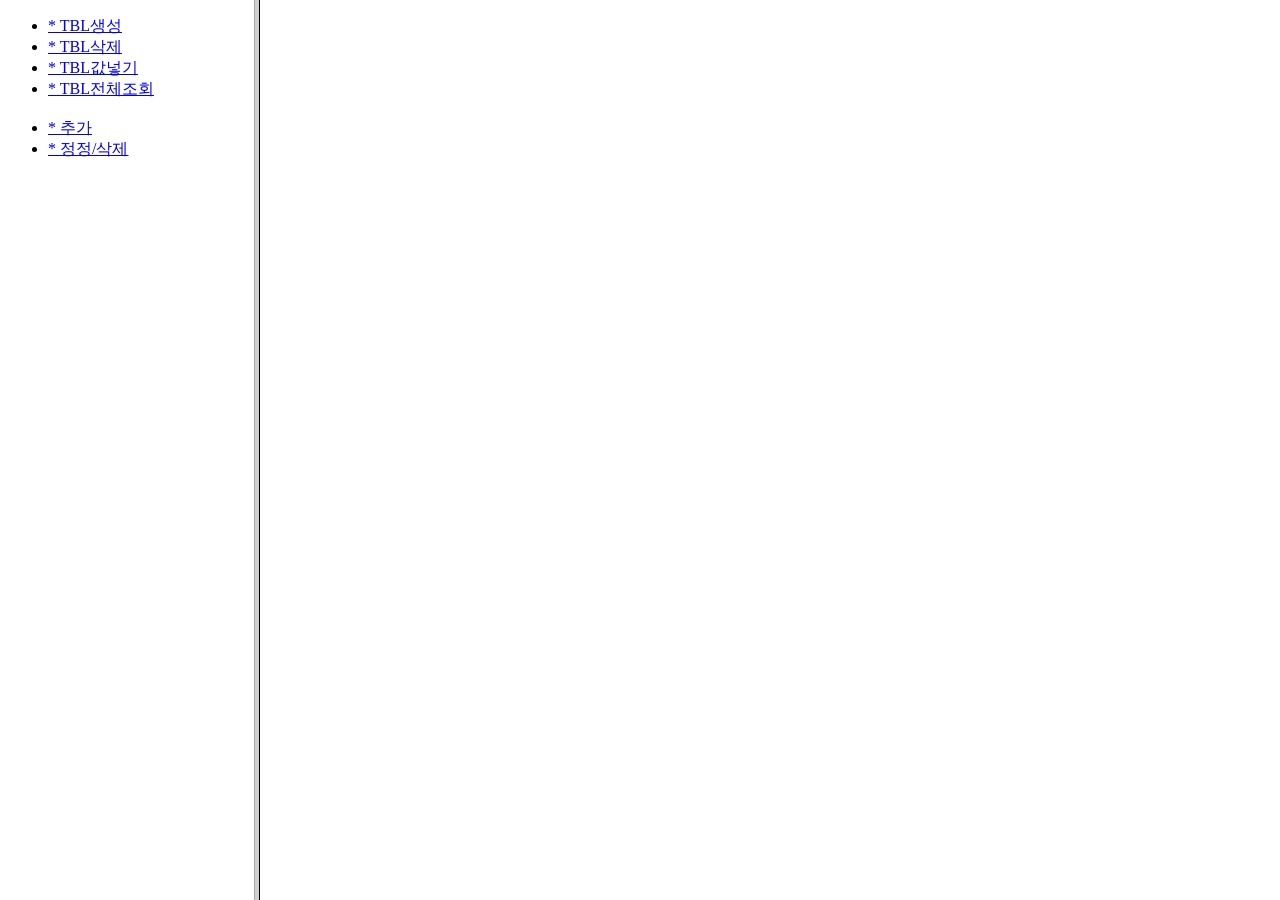
<file: DB01/index.html>
<!--여기서 부터 시작, index.html은 http://xxx:port/DB01/ 만으로 조회하려고 임. frame 나눔.-->
<!DOCTYPE html>
<html>
<head>
<meta charset="UTF-8">
<title>DB01</title>
</head>
<frameset cols="20%,80%">
    <frame src="menu.html" name="menu">
    <frame src="intro.jsp" name="main">
</frameset>
</html>
</file>
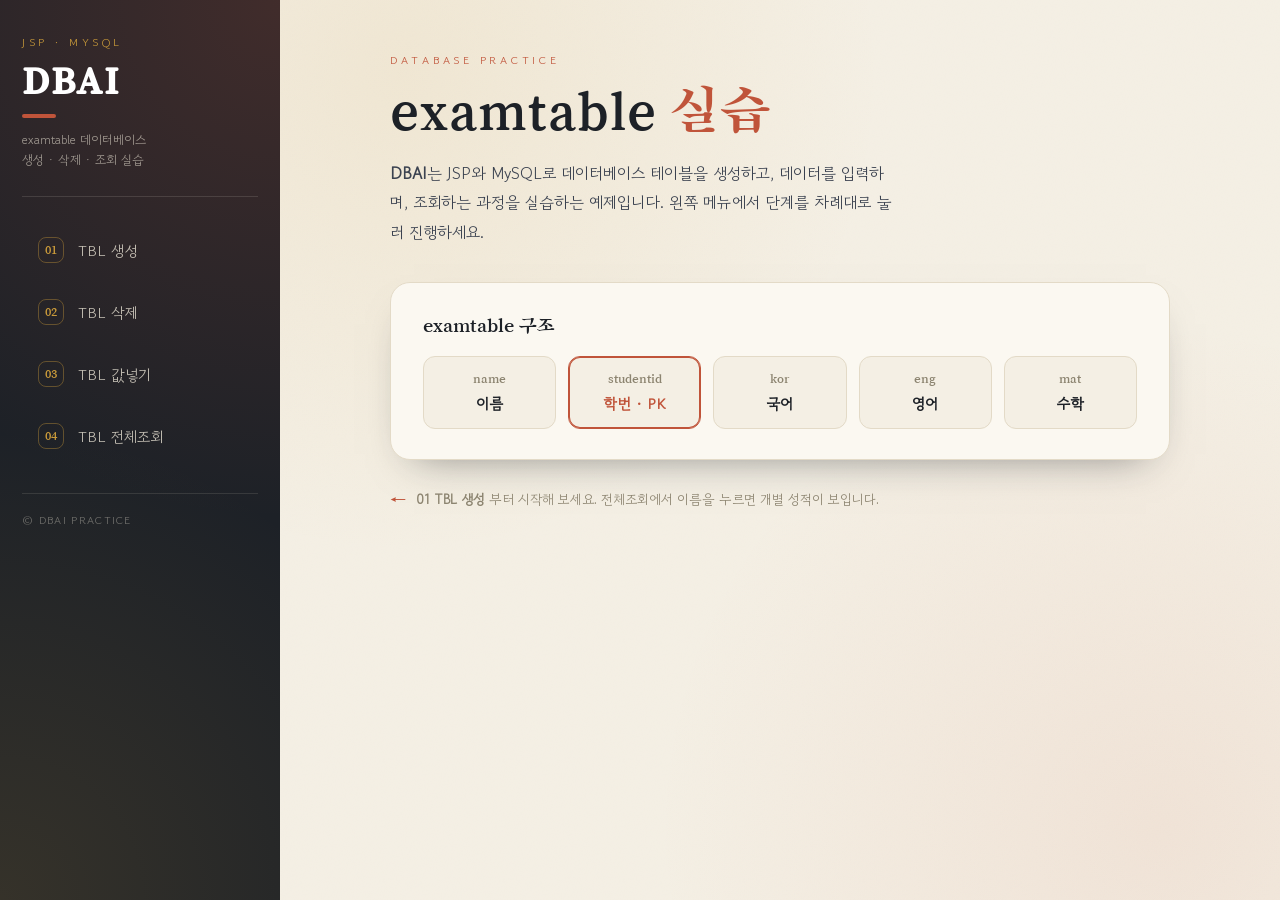
<file: DBAI/index.html>
<!--여기서 부터 시작, index.html은 http://xxx:port/DBAI/ 만으로 조회하려고 임. frame 나눔.-->
<!DOCTYPE html>
<html lang="ko">
<head>
<meta charset="UTF-8">
<title>DBAI · examtable</title>
</head>
<frameset cols="280,*" frameborder="0" border="0" framespacing="0">
    <frame src="menu.html"  name="menu" scrolling="auto" noresize>
    <frame src="intro.html" name="main" scrolling="auto">
    <noframes>
        <body>이 페이지는 프레임을 지원하는 브라우저가 필요합니다.</body>
    </noframes>
</frameset>
</html>
</file>
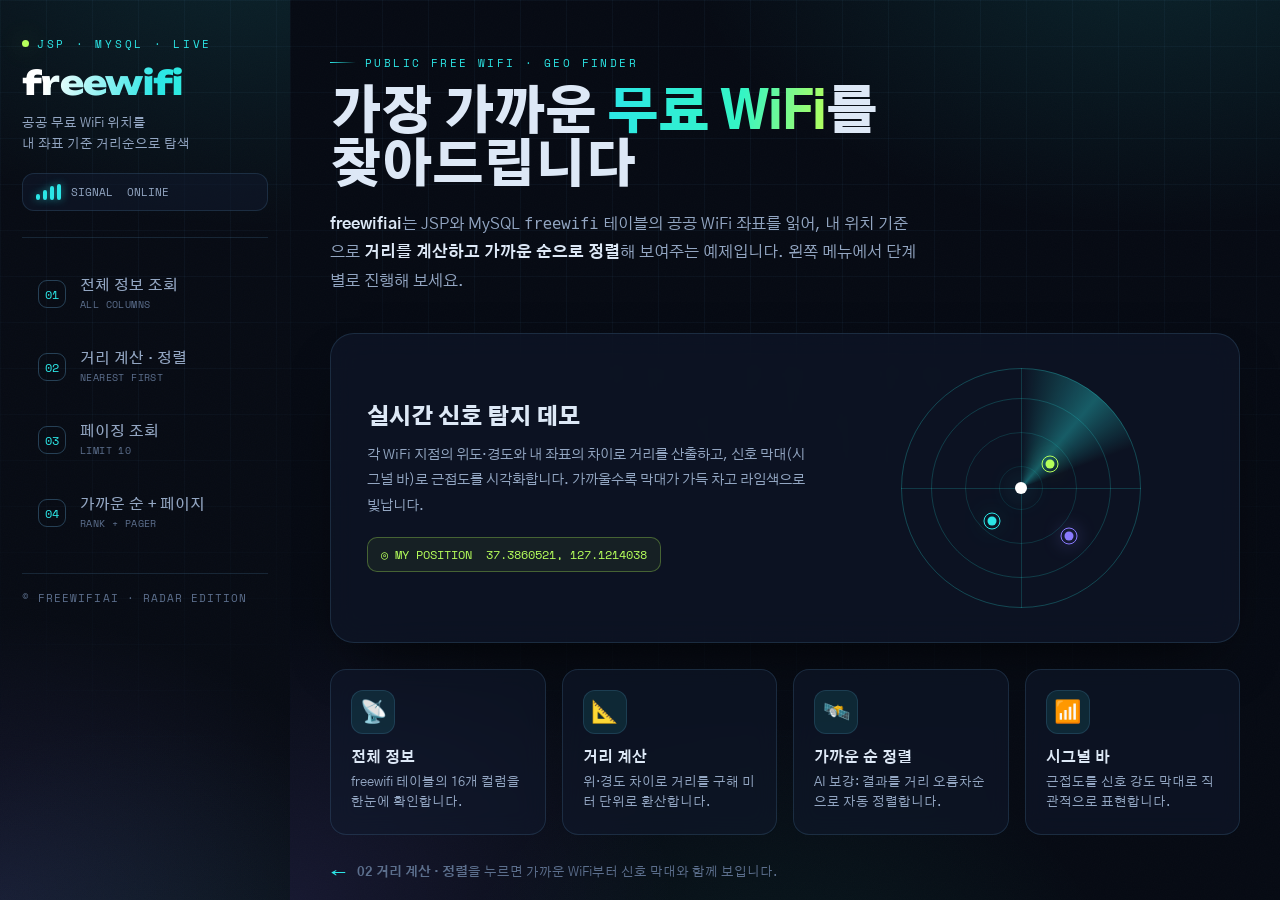
<file: freewifiai/index.html>
<!-- freewifiai 진입점: http://xxx:port/freewifiai/ 로 바로 접속. 좌측 메뉴 + 우측 본문 frameset -->
<!DOCTYPE html>
<html lang="ko">
<head>
<meta charset="UTF-8">
<title>freewifiai · 공공 무료 WiFi 탐색기</title>
</head>
<frameset cols="290,*" frameborder="0" border="0" framespacing="0">
    <frame src="menu.html"  name="menu" scrolling="auto" noresize>
    <frame src="intro.html" name="main" scrolling="auto">
    <noframes>
        <body>이 페이지는 프레임을 지원하는 브라우저가 필요합니다.</body>
    </noframes>
</frameset>
</html>
</file>
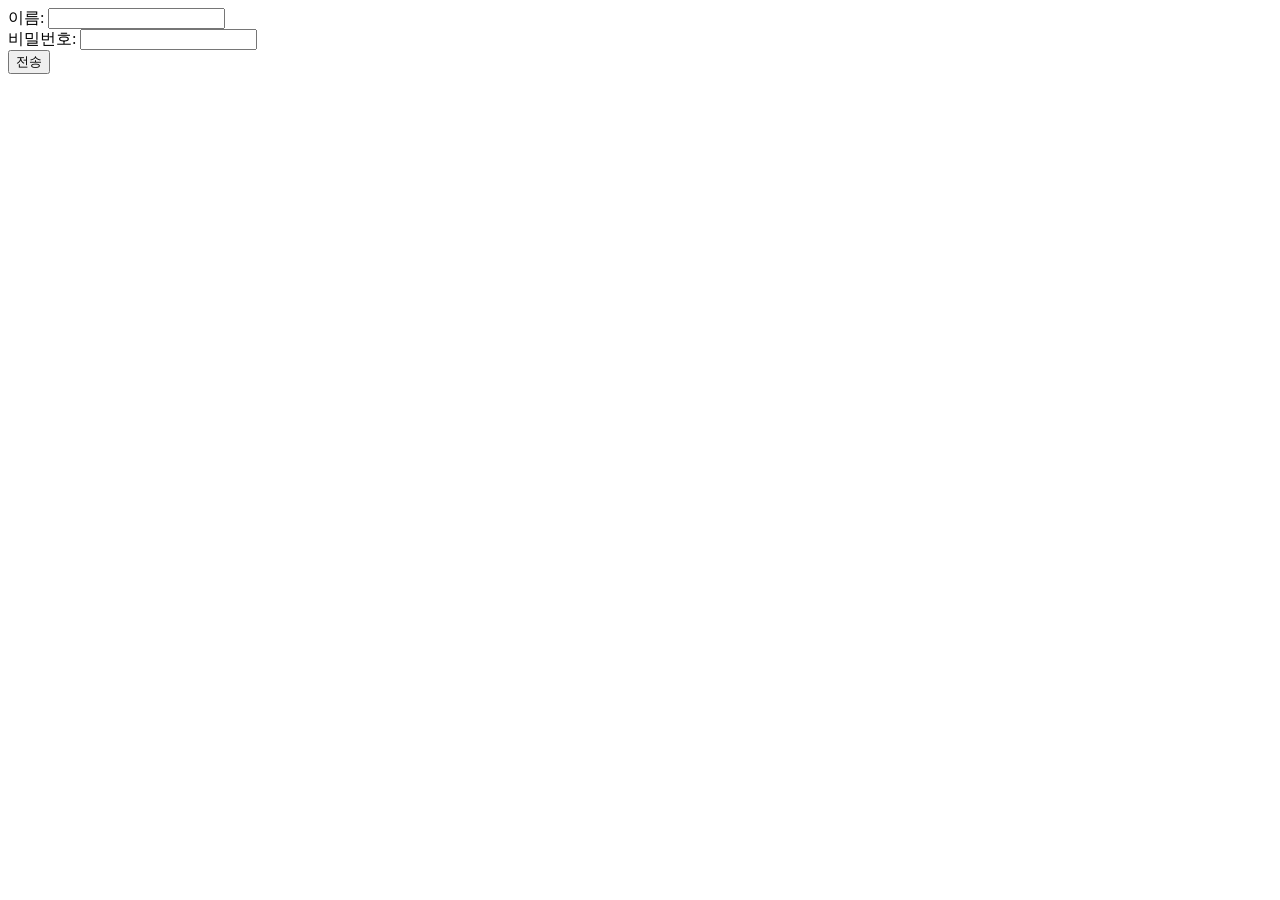
<file: login.html>
<!DOCTYPE html>

<html>
<head>
<meta charset="UTF-8">
<title>회원 입력</title>
</head>

<body>

<form method="post" action="member.jsp">

    이름:
    <input type="text" name="username"><br>

    비밀번호:
    <input type="password" name="userpasswd"><br>

    <input type="submit" value="전송">

</form>

</body>
</html>
</file>
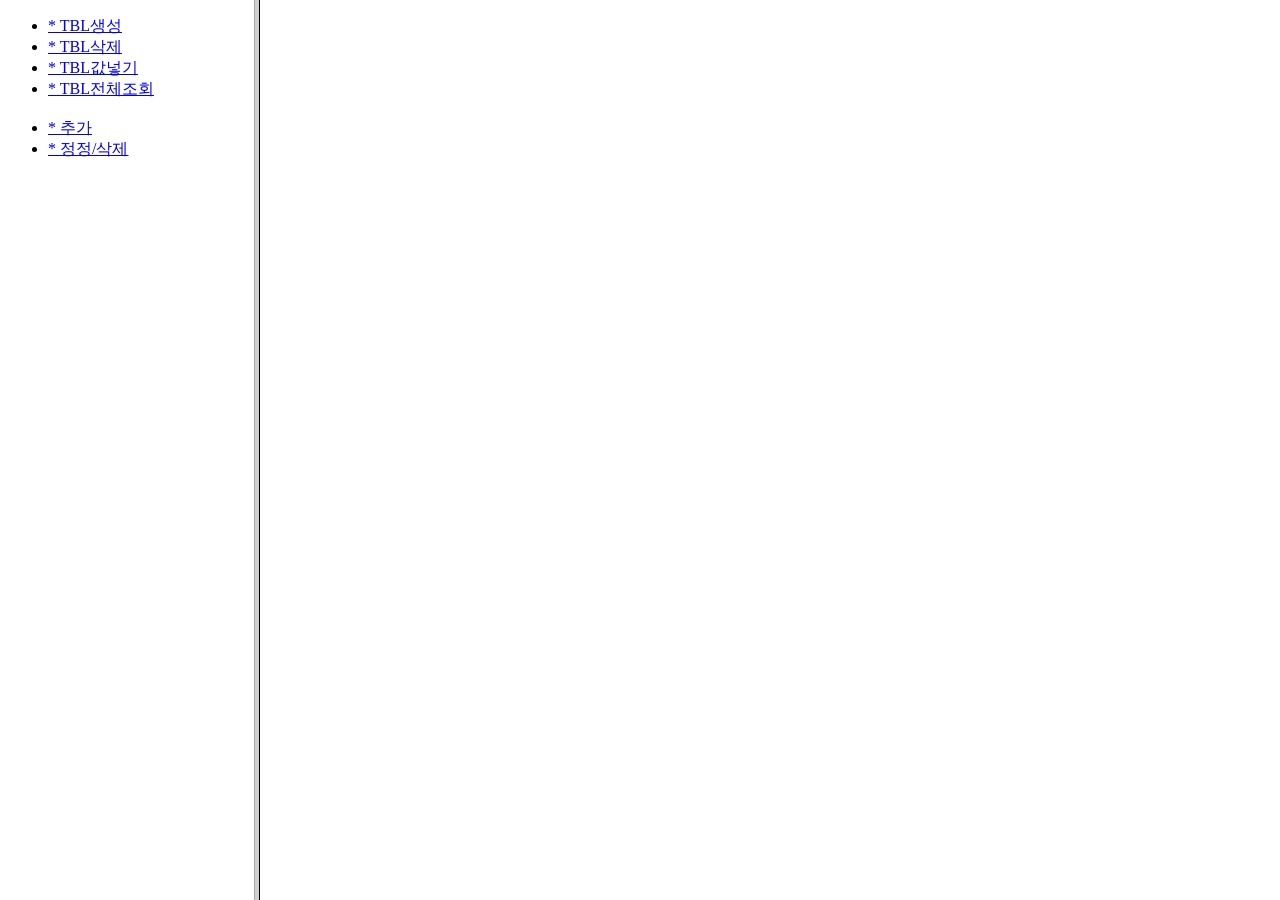
<file: DB01/inputForm1.html>
<!--
추가(inputForm1.html) 흐름
1. 이름/국어/영어/수학을 입력하고 [추가] -> insertDB.jsp 호출
   학번은 insertDB.jsp에서 자동부여(기존 최대 학번 + 1)된다
2. insertDB.jsp가 추가된 레코드를 표로 보여주고 [뒤로가기]로 이 화면으로 돌아온다
-->
<!DOCTYPE html>
<html>
<head>
<meta charset="UTF-8">
<title>InputForm1</title>
<script>
    // 프레임셋 밖에 단독으로 떠 있으면 index.html(프레임셋)로 복귀한다.
    if (window.top === window.self) { window.location.replace("index.html"); }
</script>
<style>
    body { font-family: sans-serif; }
    .wrap { width: 430px; }
    .btns { text-align: right; margin-bottom: 8px; }
    table.rec { border-collapse: collapse; width: 100%; }
    table.rec td { border: 1px solid #888; padding: 6px 10px; }
    table.rec td.label { background-color: #eee; text-align: center; width: 90px; }
    table.rec input { width: 230px; }
    td.auto { text-align: center; color: #555; }
</style>
</head>
<body>
<h1>성적입력추가</h1>

<form action="insertDB.jsp" method="post">
    <div class="wrap">
        <div class="btns">
            <input type="submit" value="추가">
        </div>
        <table class="rec">
            <tr>
                <td class="label">이름</td>
                <td><input type="text" name="k14_name"></td>
            </tr>
            <tr>
                <td class="label">학번</td>
                <td class="auto">자동부여</td>
            </tr>
            <tr>
                <td class="label">국어</td>
                <td><input type="text" name="k14_kor"></td>
            </tr>
            <tr>
                <td class="label">영어</td>
                <td><input type="text" name="k14_eng"></td>
            </tr>
            <tr>
                <td class="label">수학</td>
                <td><input type="text" name="k14_mat"></td>
            </tr>
        </table>
    </div>
</form>

</body>
</html>
</file>
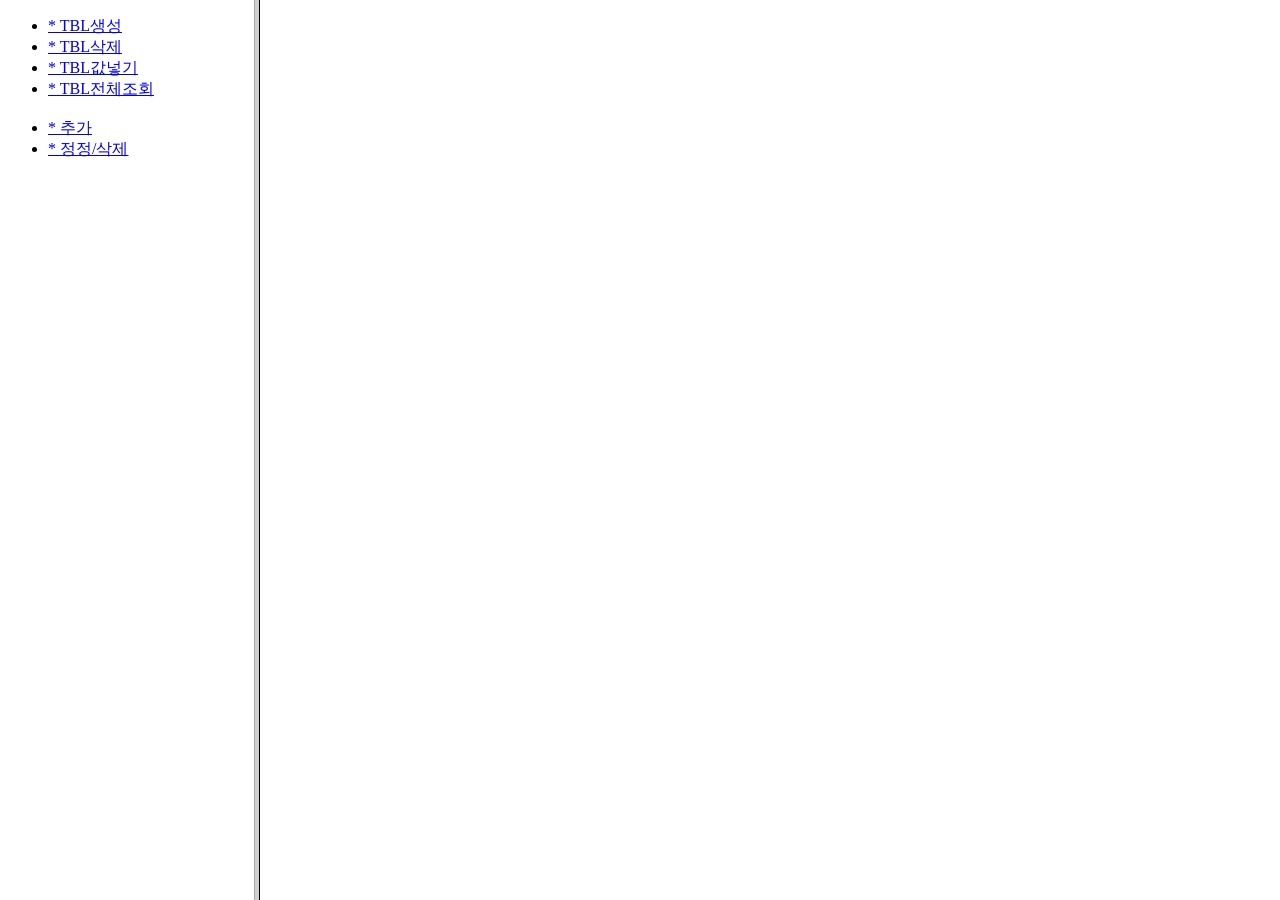
<file: DB01/inputForm2.html>
<!--
정정/삭제(inputForm2.html) 흐름
1. 조회할 학번을 넣고 [조회] -> showREC.jsp 호출
2. showREC.jsp가 레코드 유무를 확인하여 inputForm2.html로 데이터를 돌려준다(k14_ 파라미터)
   - 있으면: 이름/학번/국어/영어/수학을 아래 표에 채운다
   - 없으면: 이름칸에 "해당학번없음" 표시
3. 표에서 값을 고치고 [정정] -> updateDB.jsp (수정)
4. [삭제] -> deleteDB.jsp (해당 학번 삭제 후 전체조회)
   * 조회/정정/삭제가 모두 이 페이지에서 이뤄진다
-->
<!DOCTYPE html>
<html>
<head>
<meta charset="UTF-8">
<title>InputForm2</title>
<script>
    // 프레임셋 밖에 단독으로 떠 있으면 index.html(프레임셋)로 복귀한다.
    if (window.top === window.self) { window.location.replace("index.html"); }
</script>
<style>
    body { font-family: sans-serif; }
    .qline { margin: 15px 0; }
    table.rec { border-collapse: collapse; margin-top: 10px; }
    table.rec td { border: 1px solid #888; padding: 6px 10px; }
    table.rec td.label { background-color: #eee; text-align: center; width: 90px; }
    table.rec input { width: 200px; }
    .btns { margin-top: 12px; }
</style>
</head>
<body>
<h1>성적 조회후 정정 / 삭제</h1>

<!-- 1) 학번 조회 폼 -->
<form action="showREC.jsp" method="post">
    <span class="qline">조회할 학번
        <input type="text" name="k14_studentid">
        <input type="submit" value="조회">
    </span>
</form>

<!-- 2) 조회 결과 표시 + 정정/삭제 폼 -->
<form method="post">
    <table class="rec">
        <tr>
            <td class="label">이름</td>
            <td><input type="text" name="k14_name" id="r_name"></td>
        </tr>
        <tr>
            <td class="label">학번</td>
            <td><input type="text" name="k14_studentid" id="r_studentid" readonly></td>
        </tr>
        <tr>
            <td class="label">국어</td>
            <td><input type="text" name="k14_kor" id="r_kor"></td>
        </tr>
        <tr>
            <td class="label">영어</td>
            <td><input type="text" name="k14_eng" id="r_eng"></td>
        </tr>
        <tr>
            <td class="label">수학</td>
            <td><input type="text" name="k14_mat" id="r_mat"></td>
        </tr>
    </table>

    <div class="btns">
        <button type="submit" formaction="updateDB.jsp">정정</button>
        <button type="submit" formaction="deleteDB.jsp">삭제</button>
    </div>
</form>

<script>
    // showREC.jsp가 넘겨준 URL 파라미터를 읽어서 표에 채운다
    var params = new URLSearchParams(window.location.search);

    if (params.has("k14_name")) {
        var name = params.get("k14_name");

        if (name === "해당학번없음") {
            // 학번이 없는 경우: 이름칸에만 표시
            document.getElementById("r_name").value = "해당학번없음";
            document.getElementById("r_studentid").value = "";
            document.getElementById("r_kor").value = "";
            document.getElementById("r_eng").value = "";
            document.getElementById("r_mat").value = "";
        } else {
            // 학번이 있는 경우: 표 전체 채우기
            document.getElementById("r_name").value = name;
            document.getElementById("r_studentid").value = params.get("k14_studentid") || "";
            document.getElementById("r_kor").value = params.get("k14_kor") || "";
            document.getElementById("r_eng").value = params.get("k14_eng") || "";
            document.getElementById("r_mat").value = params.get("k14_mat") || "";
        }
    }
</script>

</body>
</html>
</file>
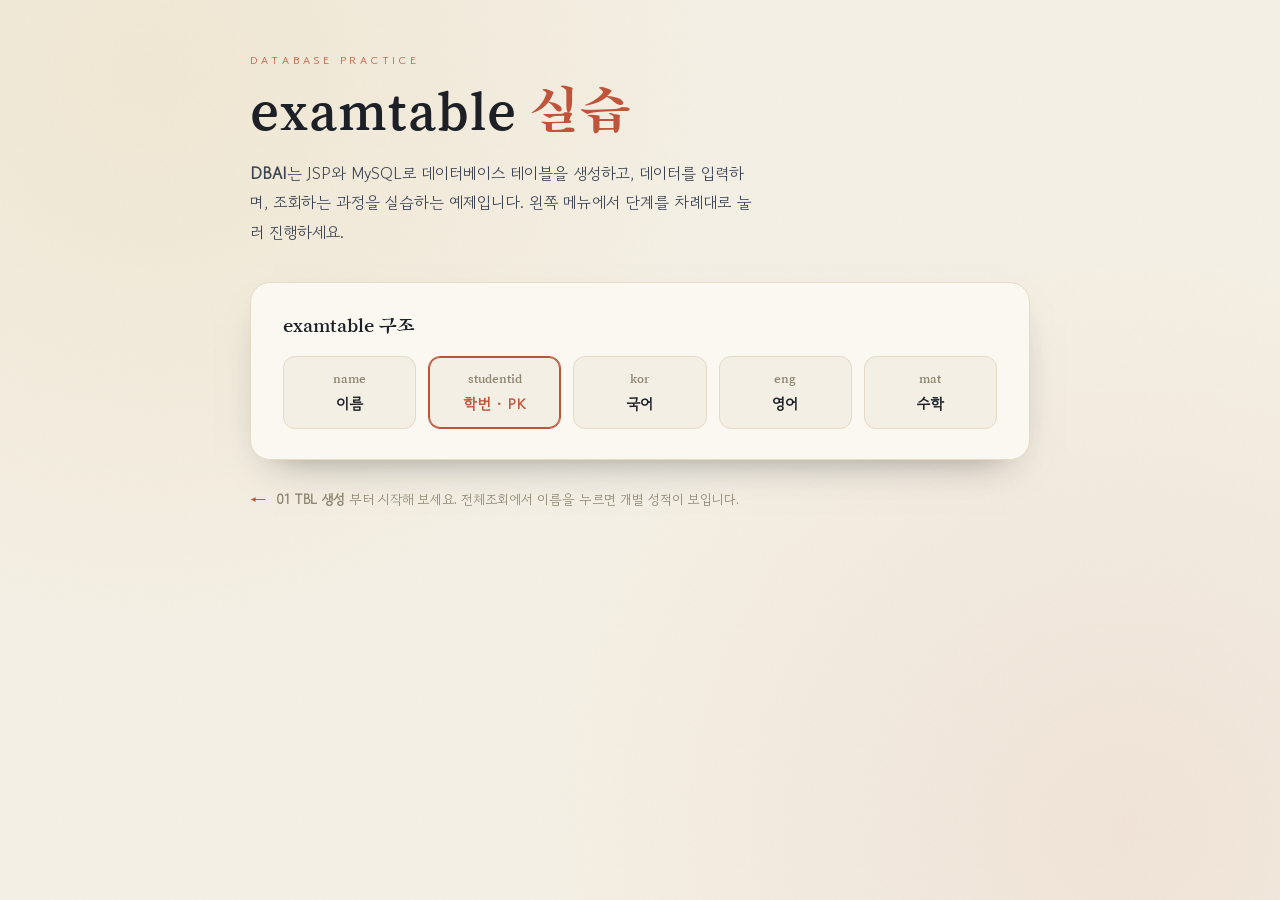
<file: DBAI/intro.html>
<!--처음 url 시작할때 그냥 제목 보이는 파일-->
<!DOCTYPE html>
<html lang="ko">
<head>
<meta charset="UTF-8">
<title>Intro</title>
<link rel="stylesheet" href="style.css">
</head>
<body class="content">
    <div class="wrap">
        <p class="eyebrow">Database Practice</p>
        <h1 class="page-title">examtable <span class="mark">실습</span></h1>
        <p class="lead">
            <strong>DBAI</strong>는 JSP와 MySQL로 데이터베이스 테이블을
            생성하고, 데이터를 입력하며, 조회하는 과정을 실습하는 예제입니다.
            왼쪽 메뉴에서 단계를 차례대로 눌러 진행하세요.
        </p>

        <div class="intro-card">
            <h2>examtable 구조</h2>
            <div class="schema">
                <div class="col">      <span class="k">name</span>     <span class="v">이름</span></div>
                <div class="col pk">   <span class="k">studentid</span><span class="v">학번 · PK</span></div>
                <div class="col">      <span class="k">kor</span>      <span class="v">국어</span></div>
                <div class="col">      <span class="k">eng</span>      <span class="v">영어</span></div>
                <div class="col">      <span class="k">mat</span>      <span class="v">수학</span></div>
            </div>
        </div>

        <p class="hint">
            <span class="arrow">←</span>
            <span><strong>01 TBL 생성</strong> 부터 시작해 보세요. 전체조회에서 이름을 누르면 개별 성적이 보입니다.</span>
        </p>
    </div>
</body>
</html>
</file>
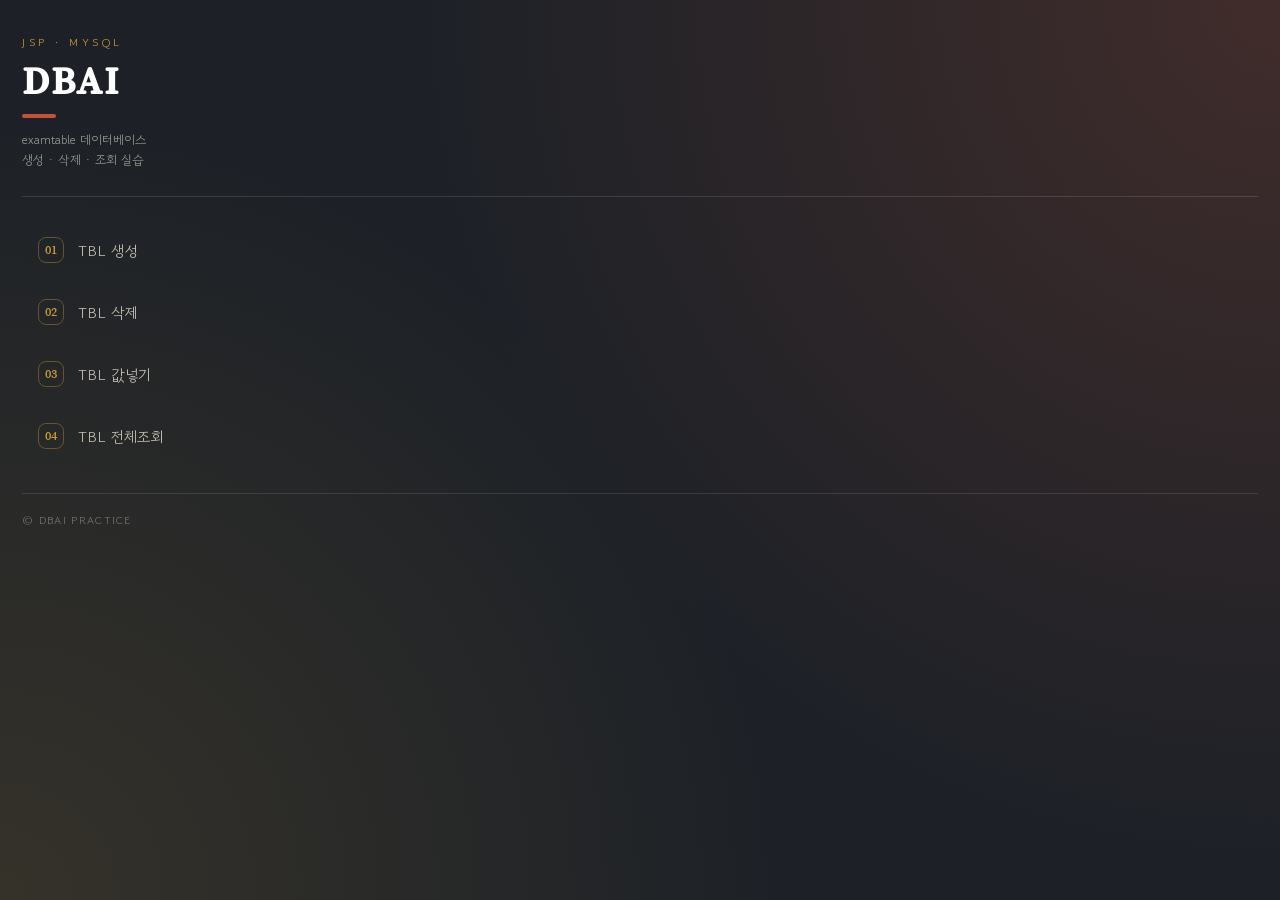
<file: DBAI/menu.html>
<!--메뉴가 보이는 파일-->
<!DOCTYPE html>
<html lang="ko">
<head>
<meta charset="UTF-8">
<title>Menu</title>
<link rel="stylesheet" href="style.css">
</head>
<body class="sidebar">

    <div class="brand">
        <p class="kicker">JSP &middot; MySQL</p>
        <h1 class="logo">DBAI</h1>
        <p class="tagline">examtable 데이터베이스<br>생성 · 삭제 · 조회 실습</p>
    </div>

    <ul class="nav">
        <li><a class="nav-item" href="createDB.jsp"  target="main"><span class="num">01</span> TBL 생성</a></li>
        <li><a class="nav-item" href="dropDB.jsp"    target="main"><span class="num">02</span> TBL 삭제</a></li>
        <li><a class="nav-item" href="AllsetDB.jsp"  target="main"><span class="num">03</span> TBL 값넣기</a></li>
        <li><a class="nav-item" href="AllviewDB.jsp" target="main"><span class="num">04</span> TBL 전체조회</a></li>
    </ul>

    <div class="sidebar-foot">© DBAI PRACTICE</div>

    <script>
        // 클릭한 메뉴에 활성 표시 (메뉴 프레임은 유지되므로 그대로 남음)
        document.querySelectorAll('.nav-item').forEach(function (a) {
            a.addEventListener('click', function () {
                document.querySelectorAll('.nav-item').forEach(function (x) {
                    x.classList.remove('is-active');
                });
                this.classList.add('is-active');
            });
        });
    </script>
</body>
</html>
</file>
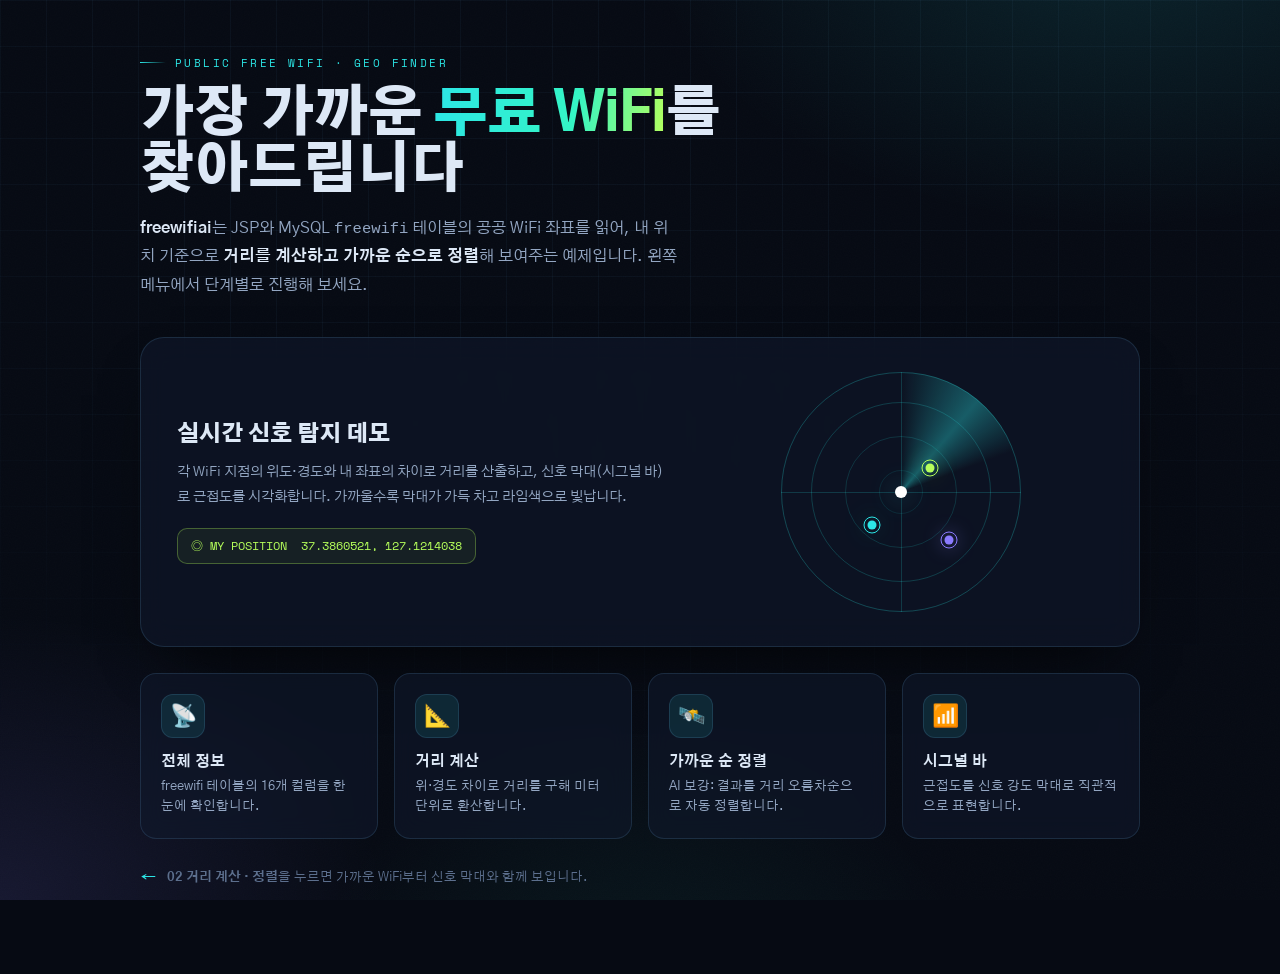
<file: freewifiai/intro.html>
<!-- 첫 진입 시 보이는 인트로 (레이더 히어로) -->
<!DOCTYPE html>
<html lang="ko">
<head>
<meta charset="UTF-8">
<title>Intro</title>
<link rel="stylesheet" href="style.css">
</head>
<body class="content bg-mesh">
    <div class="wrap">
        <p class="eyebrow">Public Free WiFi · Geo Finder</p>
        <h1 class="page-title">가장 가까운 <span class="mark">무료 WiFi</span>를<br>찾아드립니다</h1>
        <p class="lead">
            <strong>freewifiai</strong>는 JSP와 MySQL <code>freewifi</code> 테이블의 공공 WiFi 좌표를
            읽어, 내 위치 기준으로 <strong>거리를 계산하고 가까운 순으로 정렬</strong>해 보여주는
            예제입니다. 왼쪽 메뉴에서 단계별로 진행해 보세요.
        </p>

        <div class="radar-hero">
            <div>
                <h2>실시간 신호 탐지 데모</h2>
                <p>
                    각 WiFi 지점의 위도·경도와 내 좌표의 차이로 거리를 산출하고,
                    신호 막대(시그널 바)로 근접도를 시각화합니다.
                    가까울수록 막대가 가득 차고 라임색으로 빛납니다.
                </p>
                <span class="myloc">◎ MY POSITION&nbsp; 37.3860521, 127.1214038</span>
            </div>
            <div class="radar" aria-hidden="true">
                <div class="ring"></div>
                <div class="ring r2"></div>
                <div class="ring r3"></div>
                <div class="ring r4"></div>
                <div class="cross-h"></div>
                <div class="cross-v"></div>
                <div class="sweep"></div>
                <div class="ping p1"></div>
                <div class="ping p2"></div>
                <div class="ping p3"></div>
                <div class="core"></div>
            </div>
        </div>

        <div class="feature-grid">
            <div class="feature" style="animation-delay:.2s">
                <div class="ic">📡</div>
                <h3>전체 정보</h3>
                <p>freewifi 테이블의 16개 컬럼을 한눈에 확인합니다.</p>
            </div>
            <div class="feature" style="animation-delay:.28s">
                <div class="ic">📐</div>
                <h3>거리 계산</h3>
                <p>위·경도 차이로 거리를 구해 미터 단위로 환산합니다.</p>
            </div>
            <div class="feature" style="animation-delay:.36s">
                <div class="ic">🛰️</div>
                <h3>가까운 순 정렬</h3>
                <p>AI 보강: 결과를 거리 오름차순으로 자동 정렬합니다.</p>
            </div>
            <div class="feature" style="animation-delay:.44s">
                <div class="ic">📶</div>
                <h3>시그널 바</h3>
                <p>근접도를 신호 강도 막대로 직관적으로 표현합니다.</p>
            </div>
        </div>

        <p class="hint">
            <span class="arrow">←</span>
            <span><strong>02 거리 계산 · 정렬</strong>을 누르면 가까운 WiFi부터 신호 막대와 함께 보입니다.</span>
        </p>
    </div>
</body>
</html>
</file>
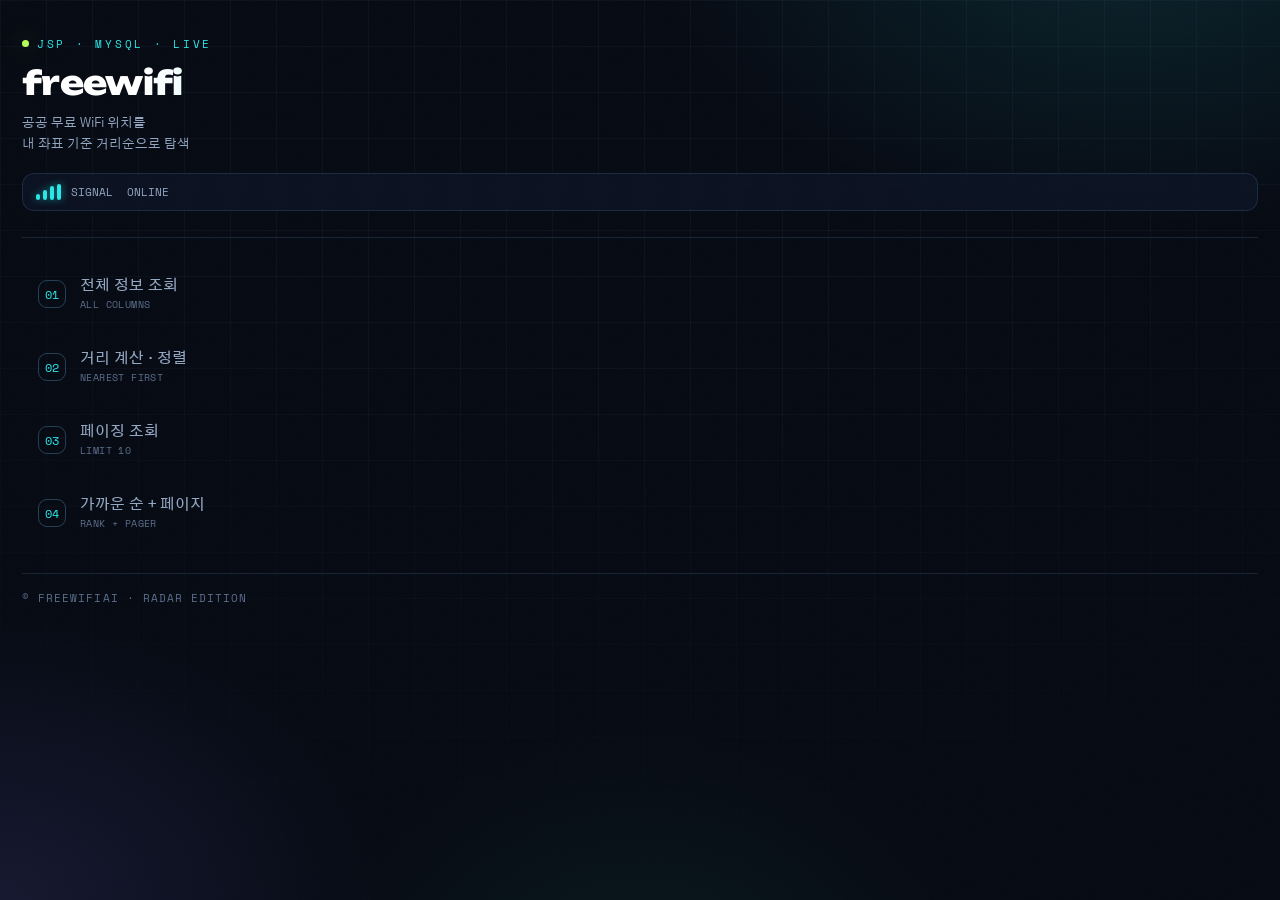
<file: freewifiai/menu.html>
<!-- 좌측 사이드바 메뉴 -->
<!DOCTYPE html>
<html lang="ko">
<head>
<meta charset="UTF-8">
<title>Menu</title>
<link rel="stylesheet" href="style.css">
</head>
<body class="sidebar bg-mesh">

    <div class="brand">
        <p class="kicker">JSP &middot; MySQL &middot; LIVE</p>
        <h1 class="logo">freewifi<span style="opacity:.7">ai</span></h1>
        <p class="tagline">공공 무료 WiFi 위치를<br>내 좌표 기준 거리순으로 탐색</p>

        <div class="signal-chip">
            <span class="bars"><i></i><i></i><i></i><i></i></span>
            <span>SIGNAL&nbsp;&nbsp;ONLINE</span>
        </div>
    </div>

    <ul class="nav">
        <li><a class="nav-item" href="FW.jsp"  target="main">
            <span class="num">01</span>
            <span class="label">전체 정보 조회<small>ALL COLUMNS</small></span>
        </a></li>
        <li><a class="nav-item" href="FW1.jsp" target="main">
            <span class="num">02</span>
            <span class="label">거리 계산 · 정렬<small>NEAREST FIRST</small></span>
        </a></li>
        <li><a class="nav-item" href="FW2.jsp" target="main">
            <span class="num">03</span>
            <span class="label">페이징 조회<small>LIMIT 10</small></span>
        </a></li>
        <li><a class="nav-item" href="FW3.jsp" target="main">
            <span class="num">04</span>
            <span class="label">가까운 순 + 페이지<small>RANK + PAGER</small></span>
        </a></li>
    </ul>

    <div class="sidebar-foot">© FREEWIFIAI · RADAR EDITION</div>

    <script>
        document.querySelectorAll('.nav-item').forEach(function (a) {
            a.addEventListener('click', function () {
                document.querySelectorAll('.nav-item').forEach(function (x) {
                    x.classList.remove('is-active');
                });
                this.classList.add('is-active');
            });
        });
    </script>
</body>
</html>
</file>
<file: DBAI/style.css>
/* =====================================================================
   DBAI — Academic Editorial Theme
   공유 스타일시트 (frameset 안의 모든 문서가 이 파일을 링크함)
   폰트: Song Myung(세리프 디스플레이) + Gowun Dodum(본문)
   ===================================================================== */

@import url('https://fonts.googleapis.com/css2?family=Song+Myung&family=Gowun+Dodum&display=swap');

:root {
    --paper:    #f4efe4;   /* 크림 종이 */
    --paper-2:  #fbf8f1;   /* 카드 */
    --ink:      #1d2127;   /* 잉크 네이비-블랙 */
    --ink-soft: #3b4250;
    --line:     #e3dac7;   /* 크림 위 경계선 */
    --accent:   #c0543a;   /* 테라코타 */
    --accent-2: #c99a3a;   /* 머스터드 */
    --muted:    #8c8470;
    --good:     #4c7a52;   /* 성공 그린 */
    --danger:   #b0463a;   /* 삭제 레드 */
    --font-display: 'Song Myung', serif;
    --font-body:    'Gowun Dodum', system-ui, sans-serif;
    --shadow: 0 18px 40px -24px rgba(29, 33, 39, .55);
}

* { box-sizing: border-box; }

html, body {
    margin: 0;
    padding: 0;
    height: 100%;
    font-family: var(--font-body);
    -webkit-font-smoothing: antialiased;
    text-rendering: optimizeLegibility;
}

/* ---------------------------------------------------------------------
   1. 사이드바 (menu.html)
   --------------------------------------------------------------------- */
body.sidebar {
    background: var(--ink);
    color: #e9e3d4;
    padding: 34px 22px;
    background-image:
        radial-gradient(circle at 100% 0%, rgba(192, 84, 58, .22), transparent 55%),
        radial-gradient(circle at 0% 100%, rgba(201, 154, 58, .14), transparent 50%);
    background-attachment: fixed;
}

.brand {
    padding-bottom: 26px;
    margin-bottom: 26px;
    border-bottom: 1px solid rgba(233, 227, 212, .14);
    animation: rise .7s cubic-bezier(.2, .7, .2, 1) both;
}
.brand .kicker {
    font-size: 11px;
    letter-spacing: .32em;
    text-transform: uppercase;
    color: var(--accent-2);
    margin: 0 0 10px;
}
.brand .logo {
    font-family: var(--font-display);
    font-size: 40px;
    line-height: 1;
    margin: 0;
    color: #fff;
    letter-spacing: .04em;
}
.brand .logo::after {
    content: '';
    display: block;
    width: 34px;
    height: 4px;
    margin-top: 14px;
    background: var(--accent);
    border-radius: 4px;
}
.brand .tagline {
    margin: 12px 0 0;
    font-size: 12.5px;
    color: rgba(233, 227, 212, .6);
    line-height: 1.6;
}

.nav { list-style: none; margin: 0; padding: 0; }
.nav li { margin: 0 0 8px; }

.nav-item {
    display: flex;
    align-items: center;
    gap: 14px;
    padding: 13px 15px;
    border-radius: 12px;
    text-decoration: none;
    color: rgba(233, 227, 212, .82);
    font-size: 15px;
    border: 1px solid transparent;
    position: relative;
    transition: background .25s ease, color .25s ease, transform .2s ease, border-color .25s ease;
    animation: rise .7s cubic-bezier(.2, .7, .2, 1) both;
}
.nav li:nth-child(1) .nav-item { animation-delay: .06s; }
.nav li:nth-child(2) .nav-item { animation-delay: .12s; }
.nav li:nth-child(3) .nav-item { animation-delay: .18s; }
.nav li:nth-child(4) .nav-item { animation-delay: .24s; }

.nav-item .num {
    font-family: var(--font-display);
    font-size: 13px;
    color: var(--accent-2);
    width: 26px;
    height: 26px;
    display: grid;
    place-items: center;
    border: 1px solid rgba(201, 154, 58, .4);
    border-radius: 8px;
    flex: none;
    transition: inherit;
}
.nav-item:hover {
    background: rgba(233, 227, 212, .06);
    color: #fff;
    transform: translateX(4px);
    border-color: rgba(233, 227, 212, .12);
}
.nav-item:hover .num { border-color: var(--accent-2); color: var(--ink); background: var(--accent-2); }

.nav-item.is-active {
    background: linear-gradient(100deg, rgba(192, 84, 58, .9), rgba(192, 84, 58, .65));
    color: #fff;
    border-color: transparent;
    box-shadow: 0 12px 24px -14px rgba(192, 84, 58, .9);
}
.nav-item.is-active .num { background: #fff; color: var(--accent); border-color: #fff; }

.sidebar-foot {
    margin-top: 30px;
    padding-top: 18px;
    border-top: 1px solid rgba(233, 227, 212, .12);
    font-size: 11px;
    letter-spacing: .12em;
    color: rgba(233, 227, 212, .4);
}

/* ---------------------------------------------------------------------
   2. 본문 영역 공통 (intro / 조회 / 상태 페이지)
   --------------------------------------------------------------------- */
body.content {
    background: var(--paper);
    color: var(--ink);
    background-image:
        radial-gradient(circle at 12% 8%, rgba(201, 154, 58, .10), transparent 40%),
        radial-gradient(circle at 88% 92%, rgba(192, 84, 58, .08), transparent 42%);
    background-attachment: fixed;
}
/* 미세 종이 질감 */
body.content::before {
    content: '';
    position: fixed;
    inset: 0;
    pointer-events: none;
    opacity: .5;
    background-image: url("data:image/svg+xml,%3Csvg xmlns='http://www.w3.org/2000/svg' width='120' height='120'%3E%3Cfilter id='n'%3E%3CfeTurbulence type='fractalNoise' baseFrequency='0.9' numOctaves='2'/%3E%3C/filter%3E%3Crect width='100%25' height='100%25' filter='url(%23n)' opacity='0.035'/%3E%3C/svg%3E");
}

.wrap {
    max-width: 860px;
    margin: 0 auto;
    padding: 52px 40px 64px;
    position: relative;
}

.eyebrow {
    font-size: 11px;
    letter-spacing: .34em;
    text-transform: uppercase;
    color: var(--accent);
    margin: 0 0 14px;
    animation: rise .6s ease both;
}

.page-title {
    font-family: var(--font-display);
    font-weight: 400;
    font-size: clamp(34px, 6vw, 56px);
    line-height: 1.05;
    margin: 0 0 18px;
    letter-spacing: .02em;
    animation: rise .7s ease .05s both;
}
.page-title .mark { color: var(--accent); }

.lead {
    font-size: 16px;
    line-height: 1.85;
    color: var(--ink-soft);
    max-width: 56ch;
    margin: 0 0 34px;
    animation: rise .7s ease .12s both;
}

/* ---------------------------------------------------------------------
   3. 인트로 전용
   --------------------------------------------------------------------- */
.intro-card {
    background: var(--paper-2);
    border: 1px solid var(--line);
    border-radius: 20px;
    padding: 30px 32px;
    box-shadow: var(--shadow);
    animation: rise .8s ease .18s both;
}
.intro-card h2 {
    font-family: var(--font-display);
    font-weight: 400;
    font-size: 20px;
    margin: 0 0 18px;
}
.schema {
    display: grid;
    grid-template-columns: repeat(auto-fit, minmax(90px, 1fr));
    gap: 12px;
    margin-top: 4px;
}
.schema .col {
    background: var(--paper);
    border: 1px solid var(--line);
    border-radius: 12px;
    padding: 14px 12px;
    text-align: center;
}
.schema .col .k { font-family: var(--font-display); font-size: 13px; color: var(--muted); display: block; }
.schema .col .v { font-size: 15px; margin-top: 6px; display: block; font-weight: 600; }
.schema .col.pk { border-color: var(--accent); box-shadow: inset 0 0 0 1px var(--accent); }
.schema .col.pk .v { color: var(--accent); }

.hint {
    margin-top: 26px;
    font-size: 13.5px;
    color: var(--muted);
    display: flex;
    align-items: center;
    gap: 10px;
    animation: rise .8s ease .26s both;
}
.hint .arrow { color: var(--accent); font-size: 18px; }

/* ---------------------------------------------------------------------
   4. 데이터 테이블 (전체조회 / 개별조회)
   --------------------------------------------------------------------- */
.table-card {
    background: var(--paper-2);
    border: 1px solid var(--line);
    border-radius: 18px;
    overflow: hidden;
    box-shadow: var(--shadow);
    animation: rise .7s ease .1s both;
}

table.exam {
    width: 100%;
    border-collapse: collapse;
    font-size: 15px;
}
table.exam thead th {
    background: var(--ink);
    color: #f3ecdc;
    font-family: var(--font-display);
    font-weight: 400;
    letter-spacing: .08em;
    padding: 16px 14px;
    text-align: center;
    font-size: 14px;
}
table.exam thead th:first-child { text-align: left; padding-left: 26px; }

table.exam tbody td {
    padding: 14px;
    text-align: center;
    border-bottom: 1px solid var(--line);
    color: var(--ink-soft);
    font-variant-numeric: tabular-nums;
}
table.exam tbody td:first-child { text-align: left; padding-left: 26px; }
table.exam tbody tr:last-child td { border-bottom: none; }
table.exam tbody tr { transition: background .2s ease; }
table.exam tbody tr:nth-child(even) { background: rgba(227, 218, 199, .28); }
table.exam tbody tr:hover { background: rgba(192, 84, 58, .08); }

.name-link {
    color: var(--ink);
    font-weight: 700;
    text-decoration: none;
    position: relative;
    padding-bottom: 2px;
}
.name-link::after {
    content: '';
    position: absolute;
    left: 0; bottom: 0;
    width: 100%; height: 2px;
    background: var(--accent);
    transform: scaleX(0);
    transform-origin: left;
    transition: transform .25s ease;
}
.name-link:hover { color: var(--accent); }
.name-link:hover::after { transform: scaleX(1); }

.table-meta {
    display: flex;
    justify-content: space-between;
    align-items: baseline;
    margin: 0 0 18px;
}
.table-meta .count {
    font-size: 13px;
    color: var(--muted);
    letter-spacing: .04em;
}

.back-link {
    display: inline-flex;
    align-items: center;
    gap: 8px;
    margin-top: 26px;
    color: var(--accent);
    text-decoration: none;
    font-size: 14px;
    transition: gap .2s ease;
}
.back-link:hover { gap: 14px; }

/* ---------------------------------------------------------------------
   5. 상태 페이지 (생성/삭제/입력 결과)
   --------------------------------------------------------------------- */
.status {
    max-width: 520px;
    margin: 70px auto 0;
    background: var(--paper-2);
    border: 1px solid var(--line);
    border-top: 5px solid var(--accent);
    border-radius: 18px;
    padding: 38px 36px;
    text-align: center;
    box-shadow: var(--shadow);
    animation: pop .6s cubic-bezier(.2, .8, .2, 1) both;
    position: relative;
    z-index: 1;
}
.status.is-create { border-top-color: var(--good); }
.status.is-drop   { border-top-color: var(--danger); }
.status.is-insert { border-top-color: var(--accent-2); }

.status .badge {
    width: 62px;
    height: 62px;
    border-radius: 50%;
    display: grid;
    place-items: center;
    margin: 0 auto 20px;
    font-size: 30px;
    color: #fff;
    background: var(--accent);
    box-shadow: 0 12px 24px -10px var(--accent);
}
.status.is-create .badge { background: var(--good); box-shadow: 0 12px 24px -10px var(--good); }
.status.is-drop   .badge { background: var(--danger); box-shadow: 0 12px 24px -10px var(--danger); }
.status.is-insert .badge { background: var(--accent-2); box-shadow: 0 12px 24px -10px var(--accent-2); }

.status h1 {
    font-family: var(--font-display);
    font-weight: 400;
    font-size: 26px;
    margin: 0 0 10px;
    color: var(--ink);
}
.status p {
    margin: 0;
    color: var(--muted);
    font-size: 14px;
    line-height: 1.7;
}
.status .note {
    margin-top: 18px;
    font-size: 13px;
    color: var(--danger);
    background: rgba(176, 70, 58, .08);
    border-radius: 10px;
    padding: 10px 14px;
}

/* ---------------------------------------------------------------------
   6. 애니메이션
   --------------------------------------------------------------------- */
@keyframes rise {
    from { opacity: 0; transform: translateY(16px); }
    to   { opacity: 1; transform: translateY(0); }
}
@keyframes pop {
    from { opacity: 0; transform: scale(.94) translateY(10px); }
    to   { opacity: 1; transform: scale(1) translateY(0); }
}
@media (prefers-reduced-motion: reduce) {
    * { animation: none !important; transition: none !important; }
}
</file>
<file: freewifiai/style.css>
/* =====================================================================
   freewifiai — Radar / Signal Finder Theme
   공유 스타일시트 (frameset 안의 모든 문서가 이 파일을 링크)
   컨셉: WiFi = 신호·전파·위치 탐지 → 다크 글래스모피즘 + 레이더 모티프
   폰트: Unbounded(로고) · Gothic A1(본문/한글) · Space Mono(데이터)
   ===================================================================== */

@import url('https://fonts.googleapis.com/css2?family=Unbounded:wght@600;800&family=Gothic+A1:wght@300;400;500;700;900&family=Space+Mono:wght@400;700&display=swap');

:root {
    --bg:        #060a13;   /* 미드나잇 */
    --bg-2:      #0a1122;
    --panel:     rgba(17, 26, 46, .55);   /* 글래스 패널 */
    --panel-2:   rgba(13, 20, 38, .72);
    --stroke:    rgba(120, 200, 255, .14);
    --stroke-2:  rgba(120, 200, 255, .28);
    --text:      #dde8f6;
    --text-soft: #93a6c2;
    --muted:     #5c6f8d;

    --cyan:      #2ce6e6;   /* 시그널 (주 액센트) */
    --aqua:      #34f5c5;
    --lime:      #b6ff5b;   /* 최근접 */
    --violet:    #8b7bff;
    --magenta:   #ff5c8a;   /* 원거리 */

    --glow-cyan:  0 0 26px rgba(44, 230, 230, .45);
    --glow-lime:  0 0 26px rgba(182, 255, 91, .45);
    --shadow:     0 28px 60px -30px rgba(0, 0, 0, .85);

    --font-logo: 'Unbounded', system-ui, sans-serif;
    --font-body: 'Gothic A1', system-ui, sans-serif;
    --font-mono: 'Space Mono', ui-monospace, monospace;
}

* { box-sizing: border-box; }

html, body {
    margin: 0;
    padding: 0;
    min-height: 100%;
    font-family: var(--font-body);
    -webkit-font-smoothing: antialiased;
    text-rendering: optimizeLegibility;
}

::selection { background: var(--cyan); color: #04121a; }

/* 스크롤바 */
::-webkit-scrollbar { width: 11px; height: 11px; }
::-webkit-scrollbar-track { background: transparent; }
::-webkit-scrollbar-thumb {
    background: linear-gradient(var(--cyan), var(--violet));
    border-radius: 20px;
    border: 3px solid transparent;
    background-clip: content-box;
}

/* =====================================================================
   배경 (사이드바 + 본문 공통 분위기)
   ===================================================================== */
.bg-mesh {
    background-color: var(--bg);
    background-image:
        radial-gradient(800px 500px at 88% -8%, rgba(44, 230, 230, .12), transparent 60%),
        radial-gradient(700px 520px at 0% 100%, rgba(139, 123, 255, .12), transparent 55%),
        radial-gradient(600px 600px at 50% 120%, rgba(52, 245, 197, .08), transparent 60%);
    background-attachment: fixed;
}
/* 미세 그리드 + 노이즈 오버레이 */
.bg-mesh::before {
    content: '';
    position: fixed;
    inset: 0;
    pointer-events: none;
    z-index: 0;
    background-image:
        linear-gradient(rgba(120, 200, 255, .045) 1px, transparent 1px),
        linear-gradient(90deg, rgba(120, 200, 255, .045) 1px, transparent 1px);
    background-size: 46px 46px;
    mask-image: radial-gradient(120% 120% at 50% 0%, #000 35%, transparent 80%);
}
.bg-mesh::after {
    content: '';
    position: fixed;
    inset: 0;
    pointer-events: none;
    z-index: 0;
    opacity: .55;
    background-image: url("data:image/svg+xml,%3Csvg xmlns='http://www.w3.org/2000/svg' width='140' height='140'%3E%3Cfilter id='n'%3E%3CfeTurbulence type='fractalNoise' baseFrequency='0.85' numOctaves='2'/%3E%3C/filter%3E%3Crect width='100%25' height='100%25' filter='url(%23n)' opacity='0.04'/%3E%3C/svg%3E");
}

/* =====================================================================
   1. 사이드바 (menu.html)
   ===================================================================== */
body.sidebar {
    color: var(--text);
    padding: 32px 22px;
    position: relative;
    overflow-x: hidden;
}

.brand {
    position: relative;
    z-index: 1;
    padding-bottom: 26px;
    margin-bottom: 24px;
    border-bottom: 1px solid var(--stroke);
    animation: rise .7s cubic-bezier(.2, .7, .2, 1) both;
}
.brand .kicker {
    display: inline-flex;
    align-items: center;
    gap: 8px;
    font-family: var(--font-mono);
    font-size: 10.5px;
    letter-spacing: .26em;
    text-transform: uppercase;
    color: var(--cyan);
    margin: 0 0 14px;
}
.brand .kicker::before {
    content: '';
    width: 7px; height: 7px;
    border-radius: 50%;
    background: var(--lime);
    box-shadow: var(--glow-lime);
    animation: blink 1.6s ease-in-out infinite;
}
.brand .logo {
    font-family: var(--font-logo);
    font-weight: 800;
    font-size: 33px;
    line-height: 1;
    margin: 0;
    letter-spacing: -.02em;
    background: linear-gradient(100deg, #fff 10%, var(--cyan) 55%, var(--aqua));
    -webkit-background-clip: text;
    background-clip: text;
    color: transparent;
}
.brand .tagline {
    margin: 14px 0 0;
    font-size: 12.5px;
    color: var(--text-soft);
    line-height: 1.7;
}

/* 신호세기 미니 위젯 */
.signal-chip {
    margin-top: 18px;
    display: flex;
    align-items: center;
    gap: 10px;
    padding: 10px 13px;
    border: 1px solid var(--stroke);
    border-radius: 12px;
    background: var(--panel);
    backdrop-filter: blur(10px);
    font-family: var(--font-mono);
    font-size: 11px;
    color: var(--text-soft);
}
.signal-chip .bars { display: flex; align-items: flex-end; gap: 3px; height: 16px; }
.signal-chip .bars i {
    width: 4px; border-radius: 2px;
    background: var(--cyan);
    box-shadow: 0 0 8px rgba(44, 230, 230, .6);
    animation: eq 1.3s ease-in-out infinite;
}
.signal-chip .bars i:nth-child(1){ height: 35%; animation-delay: 0s; }
.signal-chip .bars i:nth-child(2){ height: 60%; animation-delay: .15s; }
.signal-chip .bars i:nth-child(3){ height: 85%; animation-delay: .3s; }
.signal-chip .bars i:nth-child(4){ height: 100%; animation-delay: .45s; }

.nav { list-style: none; margin: 0; padding: 0; position: relative; z-index: 1; }
.nav li { margin: 0 0 9px; }

.nav-item {
    display: flex;
    align-items: center;
    gap: 14px;
    padding: 13px 15px;
    border-radius: 13px;
    text-decoration: none;
    color: var(--text-soft);
    font-size: 14.5px;
    font-weight: 500;
    border: 1px solid transparent;
    position: relative;
    overflow: hidden;
    transition: background .25s, color .25s, transform .2s, border-color .25s;
    animation: rise .7s cubic-bezier(.2, .7, .2, 1) both;
}
.nav li:nth-child(1) .nav-item { animation-delay: .06s; }
.nav li:nth-child(2) .nav-item { animation-delay: .12s; }
.nav li:nth-child(3) .nav-item { animation-delay: .18s; }
.nav li:nth-child(4) .nav-item { animation-delay: .24s; }

.nav-item .num {
    font-family: var(--font-mono);
    font-size: 12px;
    color: var(--cyan);
    width: 28px; height: 28px;
    display: grid;
    place-items: center;
    border: 1px solid var(--stroke-2);
    border-radius: 9px;
    flex: none;
    transition: inherit;
}
.nav-item .label small {
    display: block;
    font-family: var(--font-mono);
    font-size: 10px;
    letter-spacing: .04em;
    color: var(--muted);
    margin-top: 2px;
}
.nav-item:hover {
    background: rgba(120, 200, 255, .07);
    color: #fff;
    transform: translateX(5px);
    border-color: var(--stroke);
}
.nav-item:hover .num {
    border-color: var(--cyan);
    color: #04121a;
    background: var(--cyan);
    box-shadow: var(--glow-cyan);
}
.nav-item.is-active {
    background: linear-gradient(100deg, rgba(44, 230, 230, .22), rgba(139, 123, 255, .16));
    color: #fff;
    border-color: var(--stroke-2);
    box-shadow: inset 0 0 0 1px rgba(44, 230, 230, .25), 0 12px 30px -18px rgba(44, 230, 230, .8);
}
.nav-item.is-active .num { background: var(--cyan); color: #04121a; border-color: var(--cyan); box-shadow: var(--glow-cyan); }

.sidebar-foot {
    margin-top: 28px;
    padding-top: 16px;
    border-top: 1px solid var(--stroke);
    font-family: var(--font-mono);
    font-size: 10.5px;
    letter-spacing: .1em;
    color: var(--muted);
    position: relative;
    z-index: 1;
}

/* =====================================================================
   2. 본문 영역 공통
   ===================================================================== */
body.content {
    color: var(--text);
    position: relative;
}
.wrap {
    max-width: 1080px;
    margin: 0 auto;
    padding: 48px 40px 72px;
    position: relative;
    z-index: 1;
}

.eyebrow {
    display: inline-flex;
    align-items: center;
    gap: 9px;
    font-family: var(--font-mono);
    font-size: 11px;
    letter-spacing: .22em;
    text-transform: uppercase;
    color: var(--cyan);
    margin: 0 0 16px;
    animation: rise .6s ease both;
}
.eyebrow::before {
    content: '';
    width: 26px; height: 1px;
    background: linear-gradient(90deg, var(--cyan), transparent);
}

.page-title {
    font-family: var(--font-body);
    font-weight: 900;
    font-size: clamp(32px, 5.2vw, 54px);
    line-height: 1.04;
    margin: 0 0 16px;
    letter-spacing: -.02em;
    animation: rise .7s ease .05s both;
}
.page-title .mark {
    background: linear-gradient(100deg, var(--cyan), var(--aqua) 60%, var(--lime));
    -webkit-background-clip: text;
    background-clip: text;
    color: transparent;
}

.lead {
    font-size: 15.5px;
    line-height: 1.85;
    color: var(--text-soft);
    max-width: 60ch;
    margin: 0 0 36px;
    animation: rise .7s ease .12s both;
}
.lead strong { color: var(--text); font-weight: 700; }

/* =====================================================================
   3. 인트로 — 레이더 히어로 + 기능 카드
   ===================================================================== */
.radar-hero {
    position: relative;
    display: grid;
    grid-template-columns: 1.1fr .9fr;
    gap: 28px;
    align-items: center;
    background: var(--panel);
    border: 1px solid var(--stroke);
    border-radius: 24px;
    padding: 34px 36px;
    backdrop-filter: blur(16px);
    box-shadow: var(--shadow);
    overflow: hidden;
    animation: rise .8s ease .18s both;
}
.radar-hero h2 {
    font-weight: 900;
    font-size: 22px;
    margin: 0 0 12px;
}
.radar-hero p { margin: 0; color: var(--text-soft); font-size: 14px; line-height: 1.8; }
.radar-hero .myloc {
    margin-top: 18px;
    display: inline-flex;
    align-items: center;
    gap: 10px;
    font-family: var(--font-mono);
    font-size: 12px;
    color: var(--lime);
    padding: 8px 13px;
    border: 1px solid rgba(182, 255, 91, .3);
    border-radius: 10px;
    background: rgba(182, 255, 91, .06);
}

/* 레이더 스코프 */
.radar {
    position: relative;
    width: 240px; height: 240px;
    margin: 0 auto;
    justify-self: center;
}
.radar .ring {
    position: absolute;
    inset: 0;
    border: 1px solid rgba(44, 230, 230, .25);
    border-radius: 50%;
}
.radar .ring.r2 { inset: 30px; opacity: .8; }
.radar .ring.r3 { inset: 64px; opacity: .6; }
.radar .ring.r4 { inset: 98px; opacity: .4; }
.radar .cross-h, .radar .cross-v {
    position: absolute;
    background: rgba(44, 230, 230, .18);
}
.radar .cross-h { left: 0; right: 0; top: 50%; height: 1px; }
.radar .cross-v { top: 0; bottom: 0; left: 50%; width: 1px; }
/* 회전 스윕 */
.radar .sweep {
    position: absolute;
    inset: 0;
    border-radius: 50%;
    background: conic-gradient(from 0deg, transparent 0deg, rgba(44, 230, 230, .35) 40deg, transparent 70deg);
    animation: sweep 3.4s linear infinite;
}
/* 펄스 핑들 */
.radar .ping {
    position: absolute;
    width: 9px; height: 9px;
    border-radius: 50%;
    background: var(--lime);
    box-shadow: var(--glow-lime);
    transform: translate(-50%, -50%);
}
.radar .ping::after {
    content: '';
    position: absolute;
    inset: -4px;
    border-radius: 50%;
    border: 1px solid var(--lime);
    animation: ripple 2.2s ease-out infinite;
}
.radar .ping.p1 { left: 62%; top: 40%; }
.radar .ping.p2 { left: 38%; top: 64%; background: var(--cyan); box-shadow: var(--glow-cyan); }
.radar .ping.p2::after { border-color: var(--cyan); animation-delay: .8s; }
.radar .ping.p3 { left: 70%; top: 70%; background: var(--violet); box-shadow: 0 0 20px var(--violet); }
.radar .ping.p3::after { border-color: var(--violet); animation-delay: 1.4s; }
.radar .core {
    position: absolute;
    left: 50%; top: 50%;
    width: 12px; height: 12px;
    border-radius: 50%;
    background: #fff;
    transform: translate(-50%, -50%);
    box-shadow: var(--glow-cyan);
}

/* 기능/스키마 카드 그리드 */
.feature-grid {
    display: grid;
    grid-template-columns: repeat(auto-fit, minmax(160px, 1fr));
    gap: 16px;
    margin-top: 26px;
}
.feature {
    background: var(--panel);
    border: 1px solid var(--stroke);
    border-radius: 16px;
    padding: 20px;
    backdrop-filter: blur(12px);
    transition: transform .25s, border-color .25s, box-shadow .25s;
    animation: rise .8s ease both;
}
.feature:hover {
    transform: translateY(-4px);
    border-color: var(--stroke-2);
    box-shadow: 0 20px 40px -26px rgba(44, 230, 230, .6);
}
.feature .ic {
    font-size: 22px;
    width: 44px; height: 44px;
    display: grid; place-items: center;
    border-radius: 12px;
    background: rgba(44, 230, 230, .1);
    border: 1px solid var(--stroke);
    margin-bottom: 14px;
}
.feature h3 { margin: 0 0 6px; font-size: 15px; font-weight: 700; }
.feature p { margin: 0; font-size: 12.5px; color: var(--text-soft); line-height: 1.65; }

.hint {
    margin-top: 28px;
    font-size: 13px;
    color: var(--muted);
    display: flex;
    align-items: center;
    gap: 10px;
    animation: rise .8s ease .3s both;
}
.hint .arrow { color: var(--cyan); font-size: 17px; }

/* =====================================================================
   4. 데이터 테이블 (조회 페이지)
   ===================================================================== */
.toolbar {
    display: flex;
    flex-wrap: wrap;
    justify-content: space-between;
    align-items: center;
    gap: 14px;
    margin: 0 0 20px;
    animation: rise .6s ease .06s both;
}
.toolbar .stat {
    display: inline-flex;
    align-items: center;
    gap: 8px;
    font-family: var(--font-mono);
    font-size: 12px;
    color: var(--text-soft);
    padding: 8px 13px;
    border: 1px solid var(--stroke);
    border-radius: 10px;
    background: var(--panel);
    backdrop-filter: blur(10px);
}
.toolbar .stat b { color: var(--cyan); font-weight: 700; }
.toolbar .stat.loc b { color: var(--lime); }

.table-card {
    background: var(--panel-2);
    border: 1px solid var(--stroke);
    border-radius: 18px;
    overflow: hidden;
    box-shadow: var(--shadow);
    backdrop-filter: blur(14px);
    animation: rise .7s ease .1s both;
}
.table-scroll { overflow-x: auto; }

table.grid {
    width: 100%;
    border-collapse: collapse;
    font-size: 14px;
    white-space: nowrap;
}
table.grid thead th {
    background: linear-gradient(180deg, rgba(44, 230, 230, .12), rgba(13, 20, 38, .2));
    color: var(--cyan);
    font-family: var(--font-mono);
    font-weight: 700;
    letter-spacing: .04em;
    padding: 15px 16px;
    text-align: center;
    font-size: 11.5px;
    text-transform: uppercase;
    border-bottom: 1px solid var(--stroke-2);
    position: sticky;
    top: 0;
}
table.grid thead th:first-child { text-align: left; padding-left: 24px; }

table.grid tbody td {
    padding: 13px 16px;
    text-align: center;
    border-bottom: 1px solid rgba(120, 200, 255, .07);
    color: var(--text-soft);
}
table.grid tbody td:first-child { text-align: left; padding-left: 24px; }
table.grid tbody td.mono { font-family: var(--font-mono); font-size: 12.5px; color: var(--text); }
table.grid tbody td.addr { color: var(--text); font-weight: 500; white-space: normal; min-width: 240px; text-align: left; }
table.grid tbody tr:last-child td { border-bottom: none; }
table.grid tbody tr { transition: background .18s; }
table.grid tbody tr:hover { background: rgba(44, 230, 230, .06); }

/* 순위 뱃지 */
.rank {
    display: inline-grid;
    place-items: center;
    width: 26px; height: 26px;
    border-radius: 8px;
    font-family: var(--font-mono);
    font-size: 12px;
    font-weight: 700;
    color: var(--text-soft);
    border: 1px solid var(--stroke);
}
tr.nearest .rank { background: var(--lime); color: #0a1a02; border-color: var(--lime); box-shadow: var(--glow-lime); }
tr.nearest td.addr { color: #fff; }
tr.top3 .rank { color: var(--cyan); border-color: var(--stroke-2); }

/* 시그널(거리) 막대 */
.sig {
    display: flex;
    align-items: center;
    gap: 10px;
    min-width: 150px;
}
.sig .track {
    flex: 1;
    height: 7px;
    border-radius: 20px;
    background: rgba(120, 200, 255, .1);
    overflow: hidden;
    position: relative;
}
.sig .fill {
    height: 100%;
    border-radius: 20px;
    background: linear-gradient(90deg, var(--lime), var(--cyan));
    box-shadow: 0 0 12px rgba(44, 230, 230, .5);
}
.sig .fill.warn { background: linear-gradient(90deg, var(--cyan), var(--violet)); }
.sig .fill.far  { background: linear-gradient(90deg, var(--violet), var(--magenta)); }
.sig .m {
    font-family: var(--font-mono);
    font-size: 11.5px;
    color: var(--text);
    width: 64px;
    text-align: right;
}

/* =====================================================================
   5. 페이지네이션
   ===================================================================== */
.pager {
    display: flex;
    flex-wrap: wrap;
    justify-content: center;
    align-items: center;
    gap: 7px;
    margin-top: 26px;
    animation: rise .7s ease .2s both;
}
.pager a, .pager span.cur {
    min-width: 38px;
    height: 38px;
    padding: 0 12px;
    display: inline-flex;
    align-items: center;
    justify-content: center;
    border-radius: 11px;
    text-decoration: none;
    font-family: var(--font-mono);
    font-size: 13px;
    border: 1px solid var(--stroke);
    background: var(--panel);
    color: var(--text-soft);
    backdrop-filter: blur(10px);
    transition: all .2s;
}
.pager a:hover {
    color: #04121a;
    background: var(--cyan);
    border-color: var(--cyan);
    box-shadow: var(--glow-cyan);
    transform: translateY(-2px);
}
.pager span.cur {
    background: linear-gradient(100deg, var(--cyan), var(--aqua));
    color: #04121a;
    border-color: var(--cyan);
    font-weight: 700;
    box-shadow: var(--glow-cyan);
}
.pager .edge { color: var(--cyan); font-weight: 700; }

.back-link {
    display: inline-flex;
    align-items: center;
    gap: 8px;
    margin-top: 28px;
    color: var(--cyan);
    text-decoration: none;
    font-size: 13.5px;
    font-family: var(--font-mono);
    transition: gap .2s;
}
.back-link:hover { gap: 15px; }

/* 빈 상태 */
.empty {
    text-align: center;
    padding: 60px 20px;
    color: var(--muted);
    font-family: var(--font-mono);
}

/* =====================================================================
   6. 애니메이션
   ===================================================================== */
@keyframes rise {
    from { opacity: 0; transform: translateY(18px); }
    to   { opacity: 1; transform: translateY(0); }
}
@keyframes sweep { to { transform: rotate(360deg); } }
@keyframes ripple {
    0%   { transform: scale(1);   opacity: .9; }
    100% { transform: scale(3.6); opacity: 0; }
}
@keyframes blink { 0%, 100% { opacity: 1; } 50% { opacity: .25; } }
@keyframes eq {
    0%, 100% { transform: scaleY(.5); }
    50%      { transform: scaleY(1); }
}
@media (prefers-reduced-motion: reduce) {
    * { animation: none !important; transition: none !important; }
}

/* 반응형 */
@media (max-width: 720px) {
    .radar-hero { grid-template-columns: 1fr; }
    .wrap { padding: 36px 22px 56px; }
}
</file>
